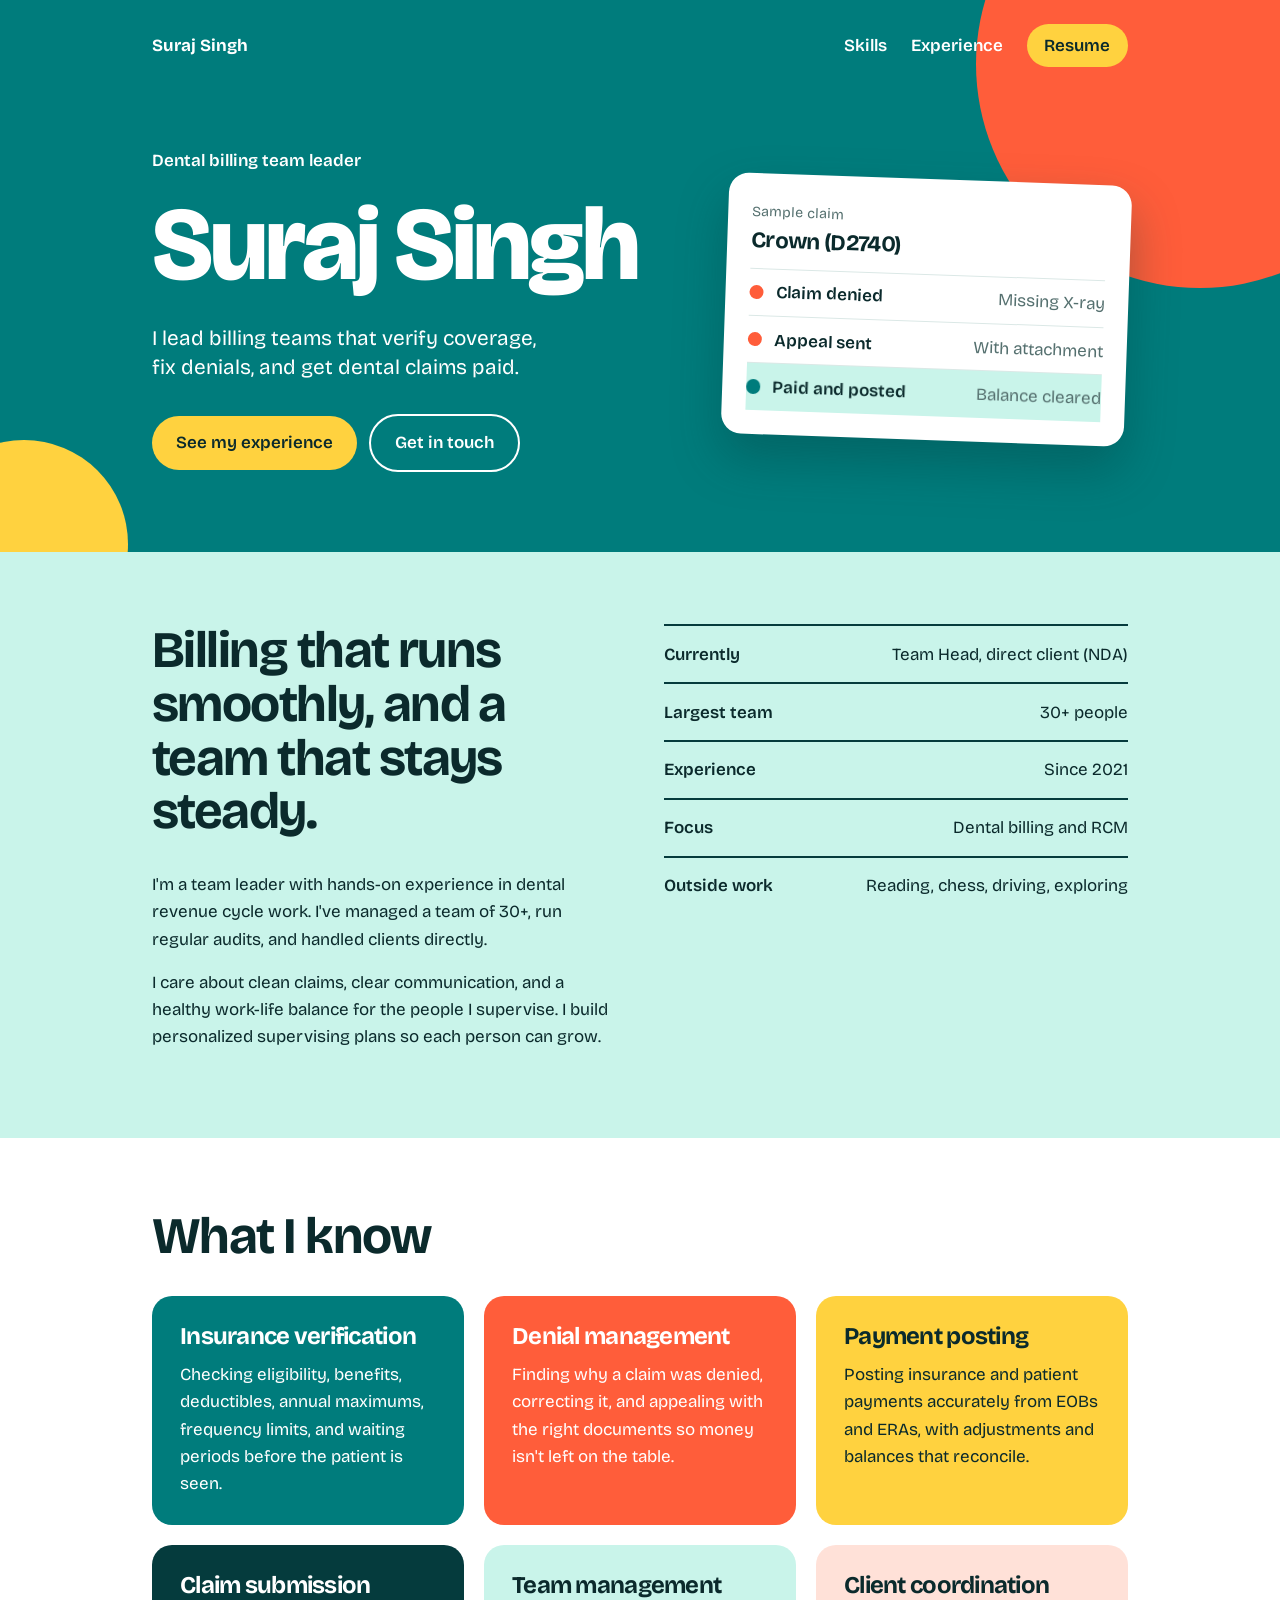
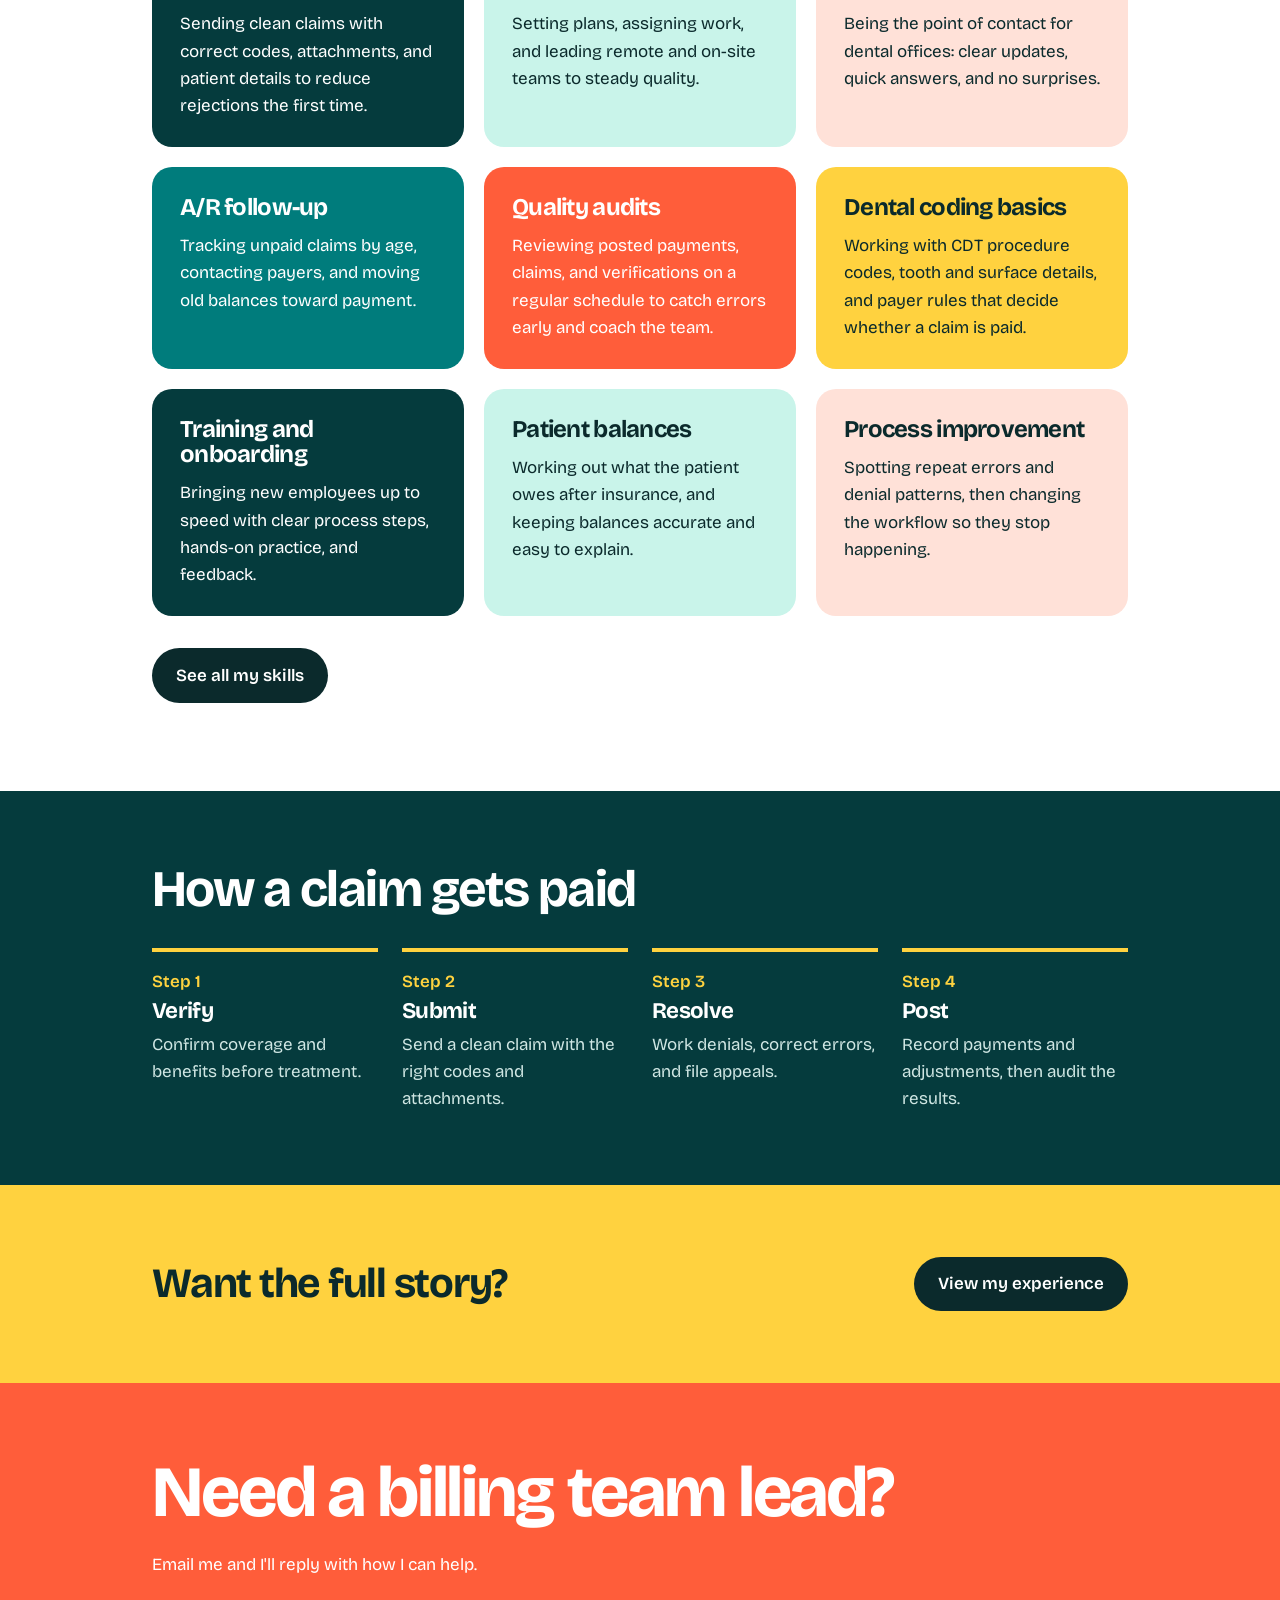
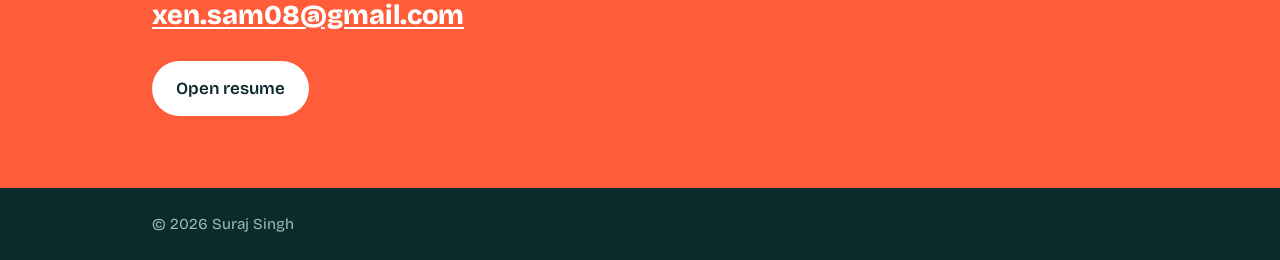
<file: index.html>
<!DOCTYPE html>
<html lang="en">
<head>
<meta charset="utf-8">
<meta name="viewport" content="width=device-width, initial-scale=1">
<link rel="preconnect" href="https://fonts.googleapis.com">
<link rel="preconnect" href="https://fonts.gstatic.com" crossorigin>
<link href="https://fonts.googleapis.com/css2?family=Bricolage+Grotesque:opsz,wght@12..96,400;12..96,600;12..96,800&display=swap" rel="stylesheet">
<link rel="stylesheet" href="style.css">
<title>Suraj Singh | Dental Billing Team Leader</title>
<meta name="description" content="Suraj Singh is a dental billing team leader with experience in insurance verification, denial management, payment posting, and client coordination.">
</head>
<body>

<header class="hero" id="top">
  <div class="wrap">
    <nav aria-label="Main">
      <a href="index.html"><strong>Suraj Singh</strong></a>
      <div class="links">
        <a href="skills.html">Skills</a>
        <a href="experience.html">Experience</a>
        <a class="resume-link" href="resume.pdf" target="_blank" rel="noopener">Resume</a>
      </div>
    </nav>
    <div class="hero-grid">
      <div>
        <p class="role">Dental billing team leader</p>
        <h1>Suraj Singh</h1>
        <p class="pitch">I lead billing teams that verify coverage, fix denials, and get dental claims paid.</p>
        <a class="btn" href="experience.html">See my experience</a>
        <a class="btn alt" href="#contact">Get in touch</a>
      </div>
      <aside class="claim" aria-label="Sample claim timeline">
        <small>Sample claim</small>
        <h2>Crown (D2740)</h2>
        <div class="status"><i class="dot"></i>Claim denied <span class="amt">Missing X-ray</span></div>
        <div class="status"><i class="dot"></i>Appeal sent <span class="amt">With attachment</span></div>
        <div class="status ok final"><i class="dot"></i>Paid and posted <span class="amt">Balance cleared</span></div>
      </aside>
    </div>
  </div>
</header>

<section class="about" id="about">
  <div class="wrap grid">
    <div>
      <h2 class="title">Billing that runs smoothly, and a team that stays steady.</h2>
      <p>I'm a team leader with hands-on experience in dental revenue cycle work. I've managed a team of 30+, run regular audits, and handled clients directly.</p>
      <p>I care about clean claims, clear communication, and a healthy work-life balance for the people I supervise. I build personalized supervising plans so each person can grow.</p>
    </div>
    <ul class="facts">
      <li>Currently <span>Team Head, direct client (NDA)</span></li>
      <li>Largest team <span>30+ people</span></li>
      <li>Experience <span>Since 2021</span></li>
      <li>Focus <span>Dental billing and RCM</span></li>
      <li>Outside work <span>Reading, chess, driving, exploring</span></li>
    </ul>
  </div>
</section>

<section id="skills">
  <div class="wrap">
    <h2 class="title">What I know</h2>
    <div class="skills-grid">
      <article class="skill"><h3>Insurance verification</h3><p>Checking eligibility, benefits, deductibles, annual maximums, frequency limits, and waiting periods before the patient is seen.</p></article>
      <article class="skill"><h3>Denial management</h3><p>Finding why a claim was denied, correcting it, and appealing with the right documents so money isn't left on the table.</p></article>
      <article class="skill"><h3>Payment posting</h3><p>Posting insurance and patient payments accurately from EOBs and ERAs, with adjustments and balances that reconcile.</p></article>
      <article class="skill"><h3>Claim submission</h3><p>Sending clean claims with correct codes, attachments, and patient details to reduce rejections the first time.</p></article>
      <article class="skill"><h3>Team management</h3><p>Setting plans, assigning work, and leading remote and on-site teams to steady quality.</p></article>
      <article class="skill"><h3>Client coordination</h3><p>Being the point of contact for dental offices: clear updates, quick answers, and no surprises.</p></article>
      <article class="skill"><h3>A/R follow-up</h3><p>Tracking unpaid claims by age, contacting payers, and moving old balances toward payment.</p></article>
      <article class="skill"><h3>Quality audits</h3><p>Reviewing posted payments, claims, and verifications on a regular schedule to catch errors early and coach the team.</p></article>
      <article class="skill"><h3>Dental coding basics</h3><p>Working with CDT procedure codes, tooth and surface details, and payer rules that decide whether a claim is paid.</p></article>
      <article class="skill"><h3>Training and onboarding</h3><p>Bringing new employees up to speed with clear process steps, hands-on practice, and feedback.</p></article>
      <article class="skill"><h3>Patient balances</h3><p>Working out what the patient owes after insurance, and keeping balances accurate and easy to explain.</p></article>
      <article class="skill"><h3>Process improvement</h3><p>Spotting repeat errors and denial patterns, then changing the workflow so they stop happening.</p></article>
    </div>
    <p style="margin-top:2rem"><a class="btn" style="background:var(--ink);color:#fff" href="skills.html">See all my skills</a></p>
  </div>
</section>

<section class="journey">
  <div class="wrap">
    <h2 class="title">How a claim gets paid</h2>
    <ol class="steps">
      <li><h3>Verify</h3><p>Confirm coverage and benefits before treatment.</p></li>
      <li><h3>Submit</h3><p>Send a clean claim with the right codes and attachments.</p></li>
      <li><h3>Resolve</h3><p>Work denials, correct errors, and file appeals.</p></li>
      <li><h3>Post</h3><p>Record payments and adjustments, then audit the results.</p></li>
    </ol>
  </div>
</section>

<section class="cta-band">
  <div class="wrap">
    <h2>Want the full story?</h2>
    <a class="btn" href="experience.html">View my experience</a>
  </div>
</section>

<section class="contact" id="contact">
  <div class="wrap">
    <h2>Need a billing team lead?</h2>
    <p>Email me and I'll reply with how I can help.</p>
    <a class="mail" href="mailto:xen.sam08@gmail.com">xen.sam08@gmail.com</a><br>
    <a class="btn" href="resume.pdf" target="_blank" rel="noopener">Open resume</a>
  </div>
</section>

<footer><div class="wrap">&copy; <span id="y">2026</span> Suraj Singh</div></footer>
<script>document.getElementById("y").textContent = new Date().getFullYear();</script>
</body>
</html>
</file>
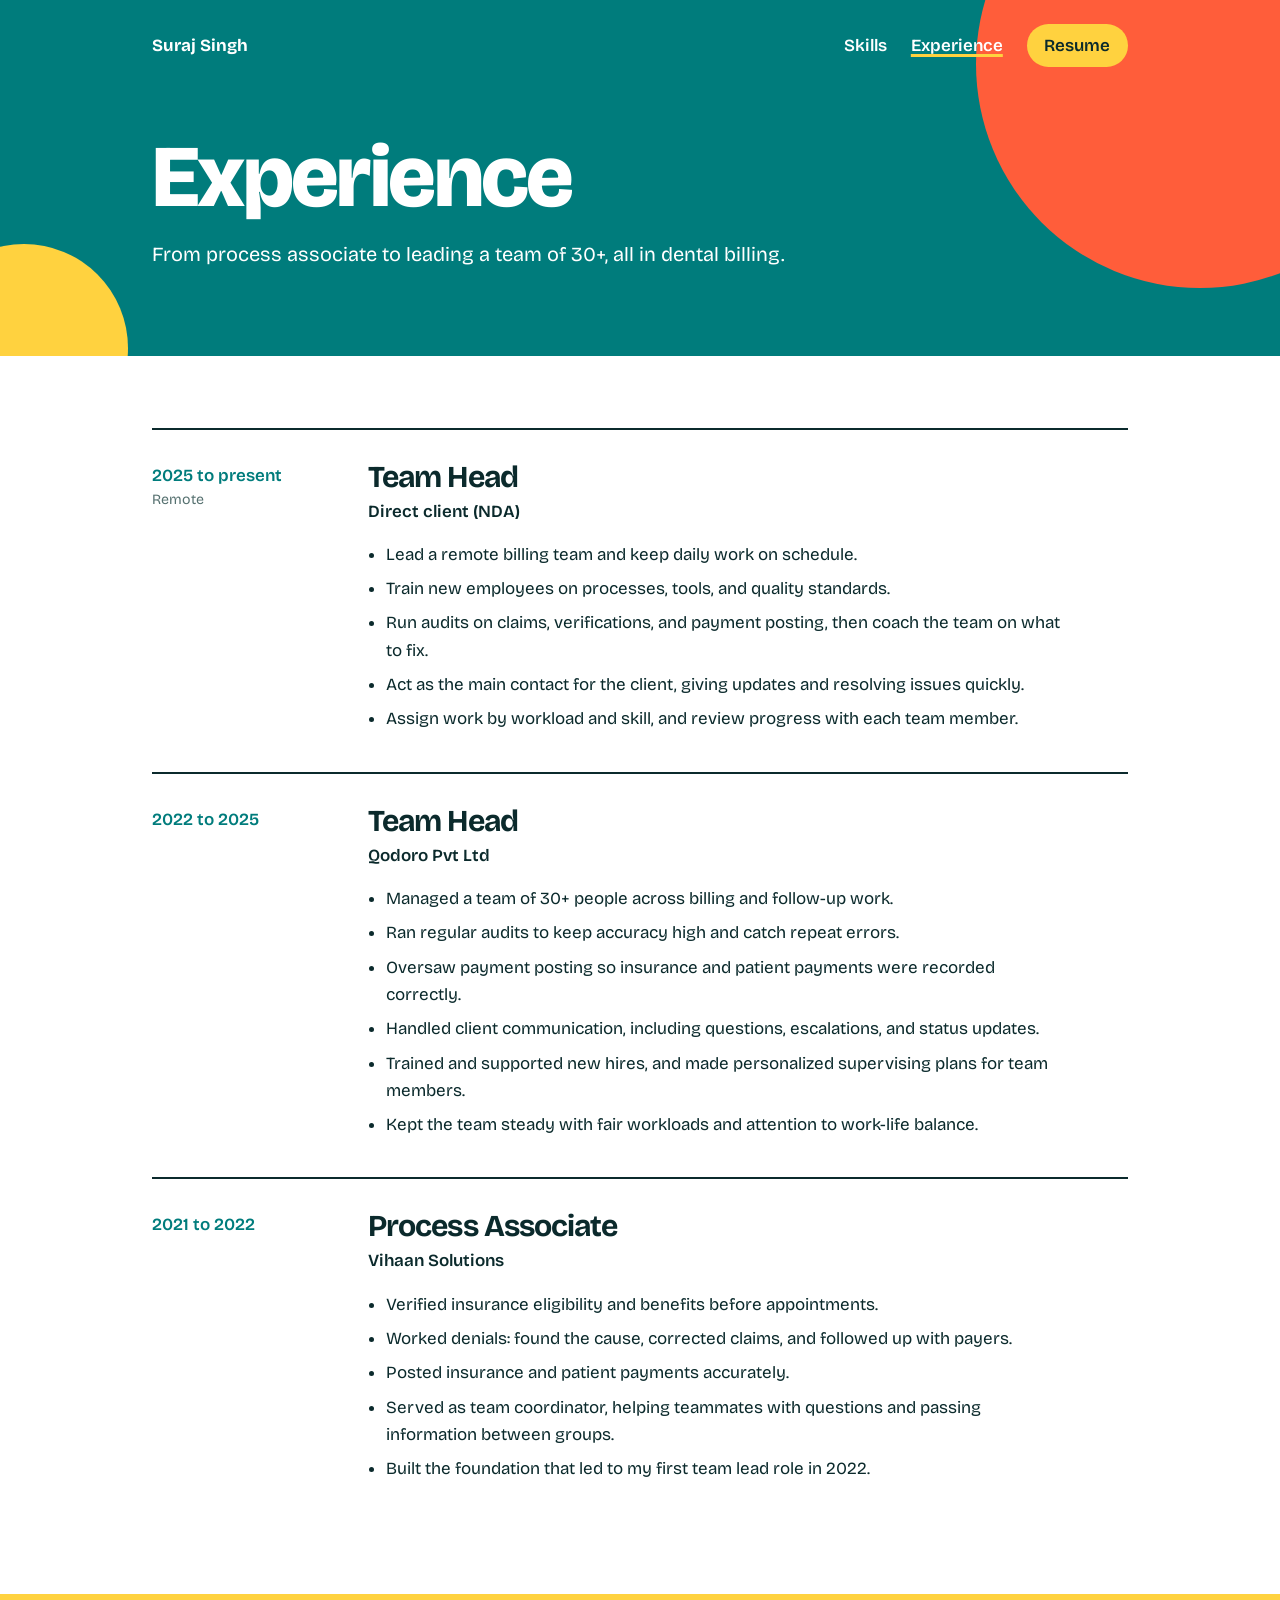
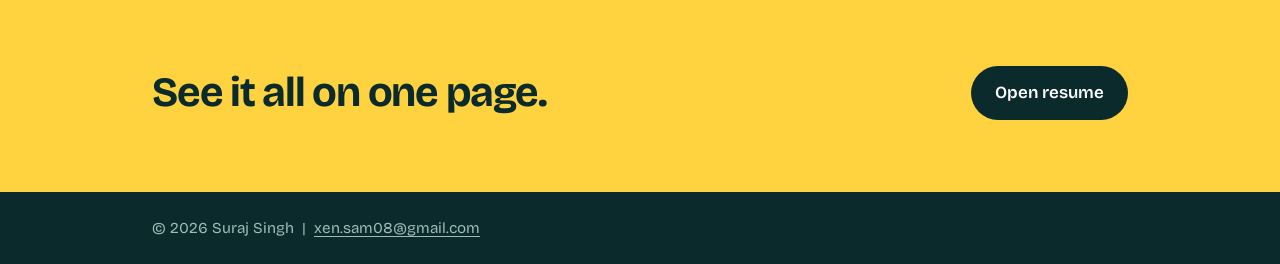
<file: experience.html>
<!DOCTYPE html>
<html lang="en">
<head>
<meta charset="utf-8">
<meta name="viewport" content="width=device-width, initial-scale=1">
<link rel="preconnect" href="https://fonts.googleapis.com">
<link rel="preconnect" href="https://fonts.gstatic.com" crossorigin>
<link href="https://fonts.googleapis.com/css2?family=Bricolage+Grotesque:opsz,wght@12..96,400;12..96,600;12..96,800&display=swap" rel="stylesheet">
<link rel="stylesheet" href="style.css">
<title>Experience | Suraj Singh</title>
<meta name="description" content="Work experience of Suraj Singh in dental billing: team head roles and process associate work since 2021.">
</head>
<body>

<header class="hero">
  <div class="wrap">
    <nav aria-label="Main">
      <a href="index.html"><strong>Suraj Singh</strong></a>
      <div class="links">
        <a href="skills.html">Skills</a>
        <a href="experience.html" aria-current="page">Experience</a>
        <a class="resume-link" href="resume.pdf" target="_blank" rel="noopener">Resume</a>
      </div>
    </nav>
    <div class="page-head">
      <h1>Experience</h1>
      <p>From process associate to leading a team of 30+, all in dental billing.</p>
    </div>
  </div>
</header>

<main>
<section>
  <div class="wrap">

    <article class="job">
      <div class="when">2025 to present<small>Remote</small></div>
      <div>
        <h2>Team Head</h2>
        <p class="co">Direct client (NDA)</p>
        <ul>
          <li>Lead a remote billing team and keep daily work on schedule.</li>
          <li>Train new employees on processes, tools, and quality standards.</li>
          <li>Run audits on claims, verifications, and payment posting, then coach the team on what to fix.</li>
          <li>Act as the main contact for the client, giving updates and resolving issues quickly.</li>
          <li>Assign work by workload and skill, and review progress with each team member.</li>
        </ul>
      </div>
    </article>

    <article class="job">
      <div class="when">2022 to 2025</div>
      <div>
        <h2>Team Head</h2>
        <p class="co">Qodoro Pvt Ltd</p>
        <ul>
          <li>Managed a team of 30+ people across billing and follow-up work.</li>
          <li>Ran regular audits to keep accuracy high and catch repeat errors.</li>
          <li>Oversaw payment posting so insurance and patient payments were recorded correctly.</li>
          <li>Handled client communication, including questions, escalations, and status updates.</li>
          <li>Trained and supported new hires, and made personalized supervising plans for team members.</li>
          <li>Kept the team steady with fair workloads and attention to work-life balance.</li>
        </ul>
      </div>
    </article>

    <article class="job">
      <div class="when">2021 to 2022</div>
      <div>
        <h2>Process Associate</h2>
        <p class="co">Vihaan Solutions</p>
        <ul>
          <li>Verified insurance eligibility and benefits before appointments.</li>
          <li>Worked denials: found the cause, corrected claims, and followed up with payers.</li>
          <li>Posted insurance and patient payments accurately.</li>
          <li>Served as team coordinator, helping teammates with questions and passing information between groups.</li>
          <li>Built the foundation that led to my first team lead role in 2022.</li>
        </ul>
      </div>
    </article>

  </div>
</section>
</main>

<section class="cta-band">
  <div class="wrap">
    <h2>See it all on one page.</h2>
    <a class="btn" href="resume.pdf" target="_blank" rel="noopener">Open resume</a>
  </div>
</section>

<footer><div class="wrap">&copy; <span id="y">2026</span> Suraj Singh &nbsp;|&nbsp; <a href="mailto:xen.sam08@gmail.com">xen.sam08@gmail.com</a></div></footer>
<script>document.getElementById("y").textContent = new Date().getFullYear();</script>
</body>
</html>
</file>
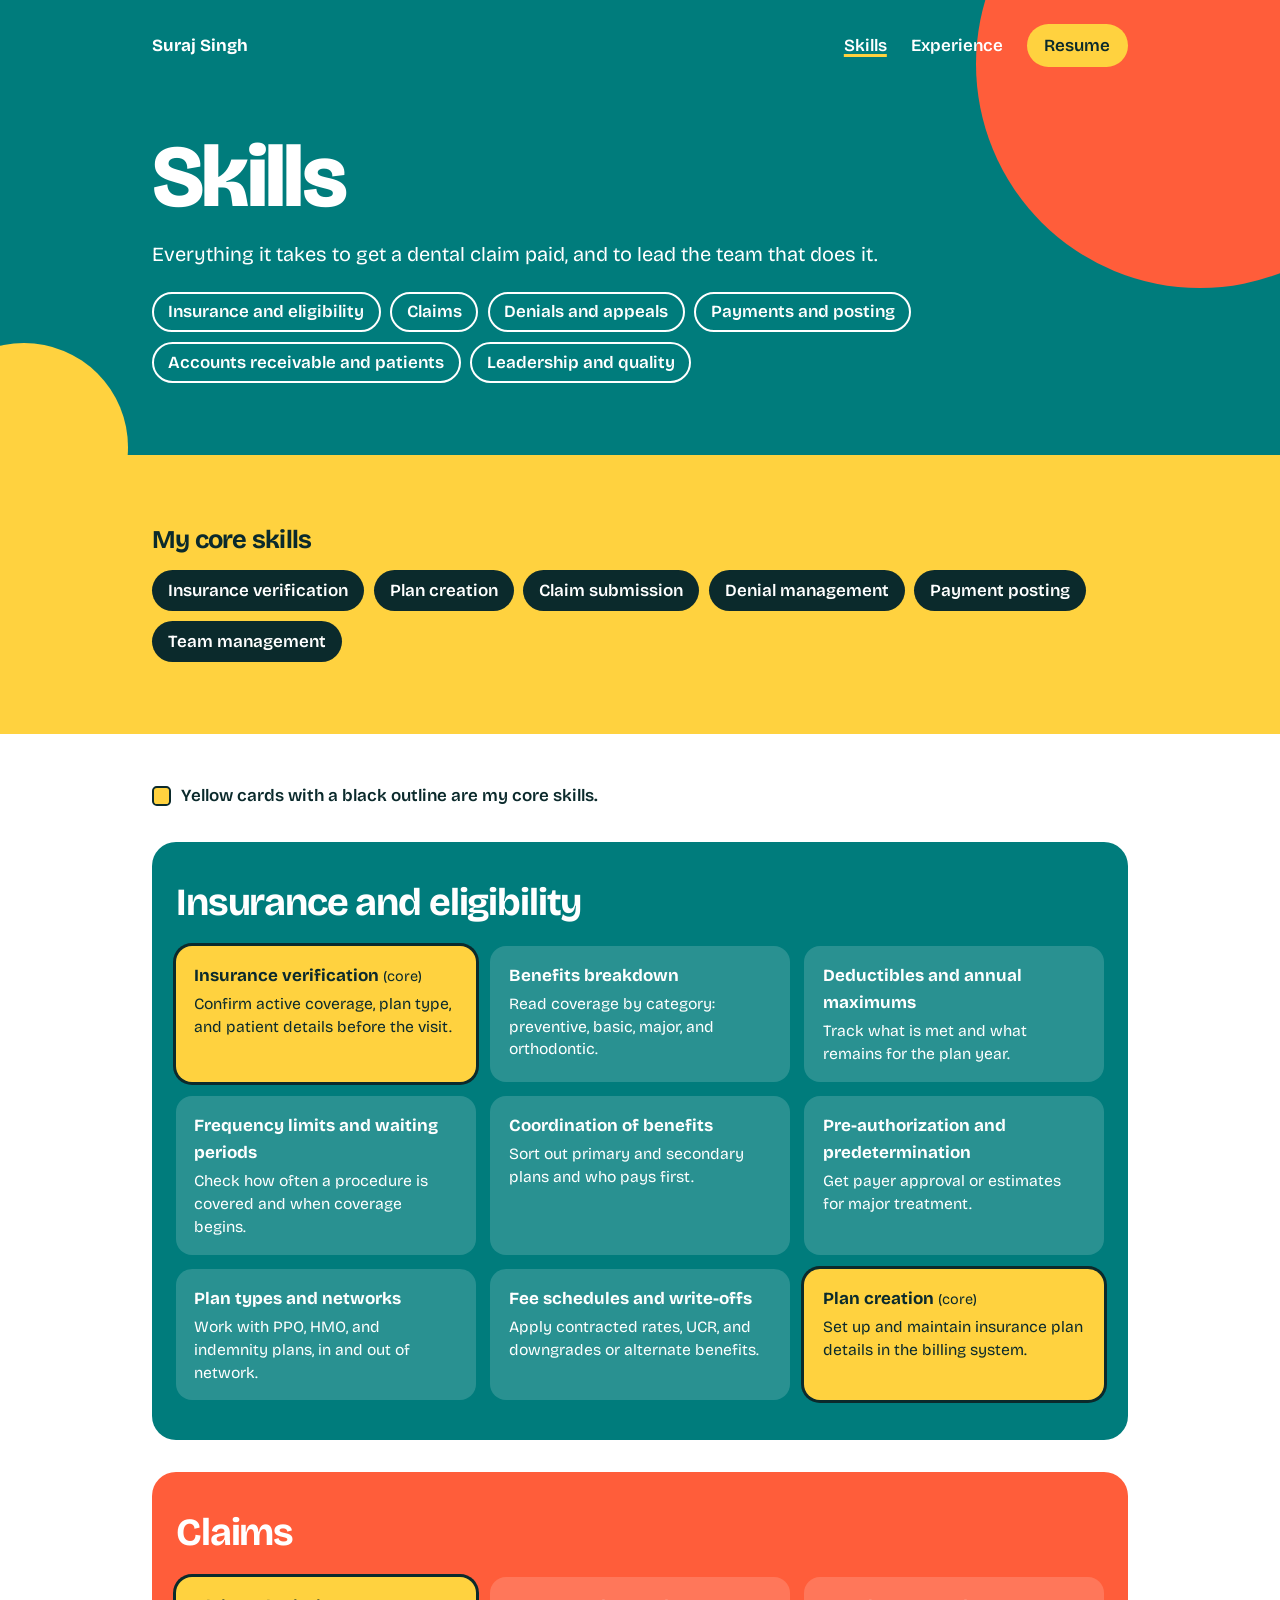
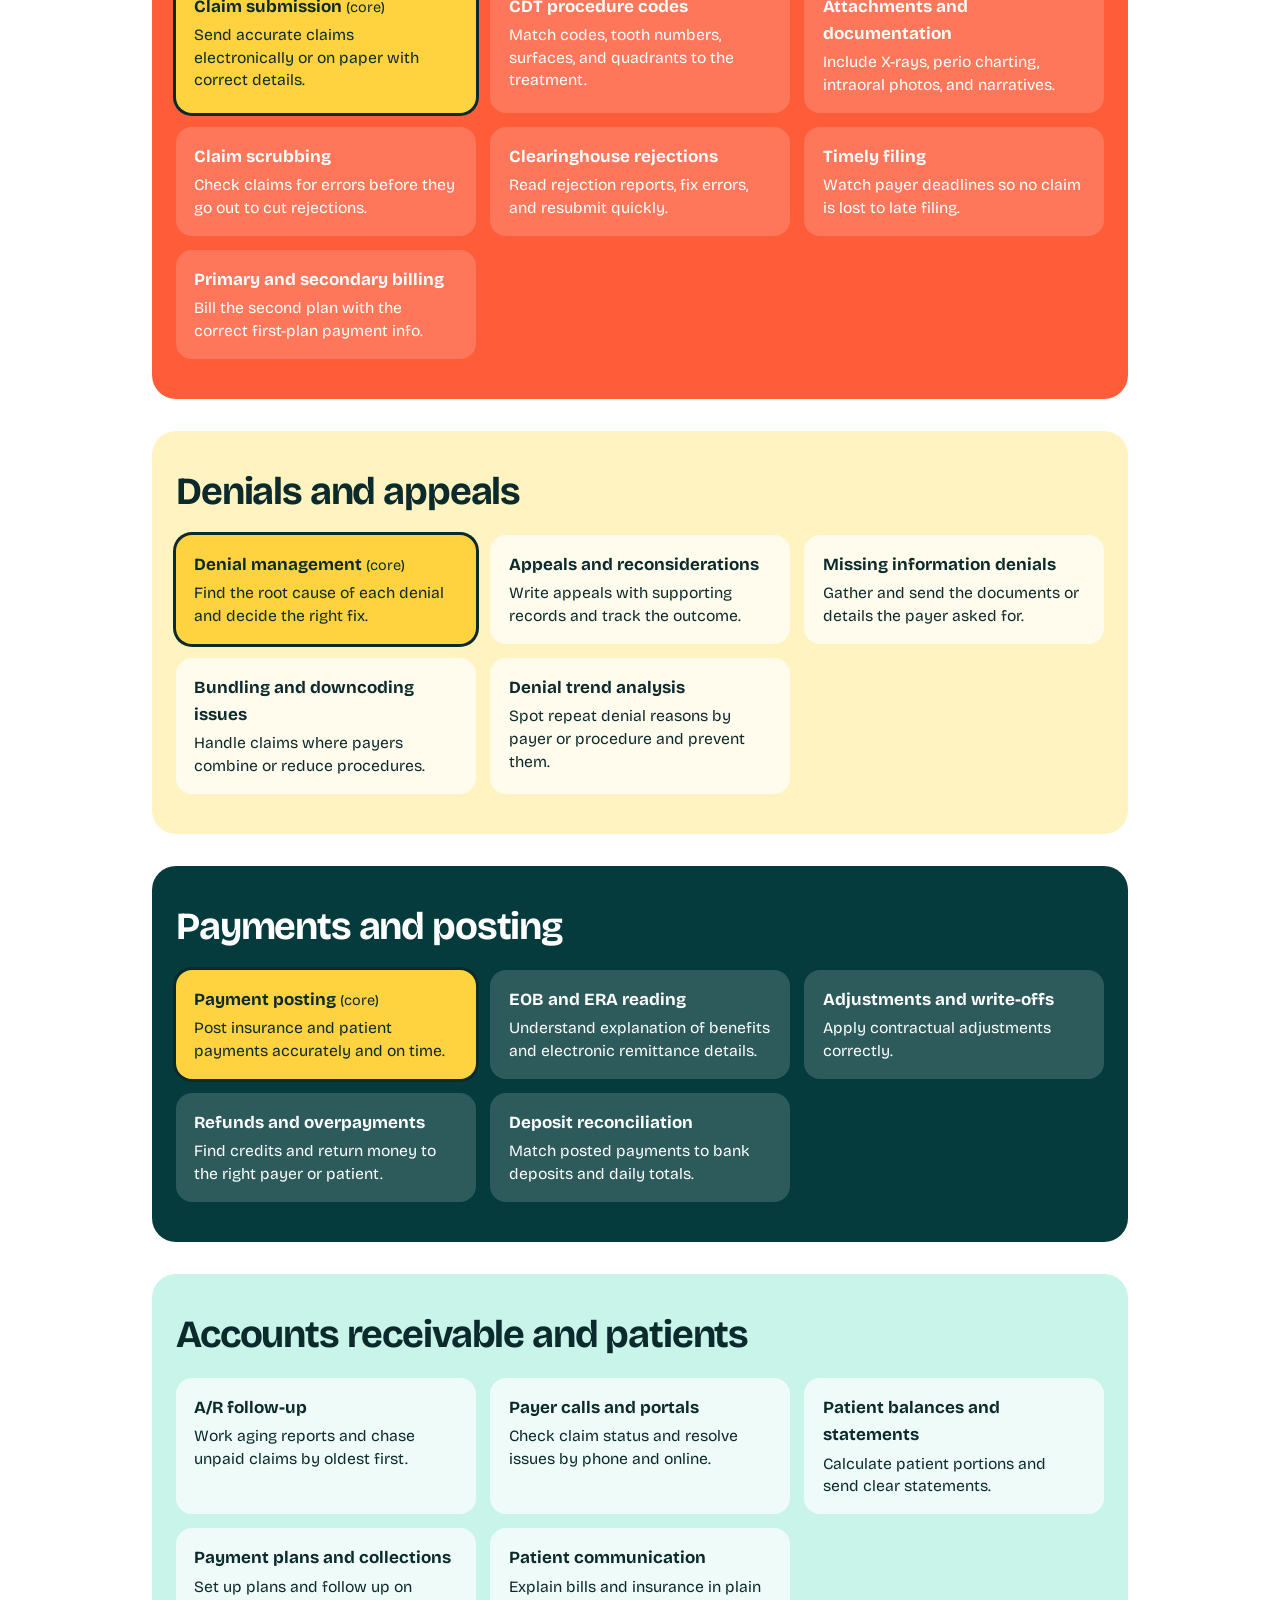
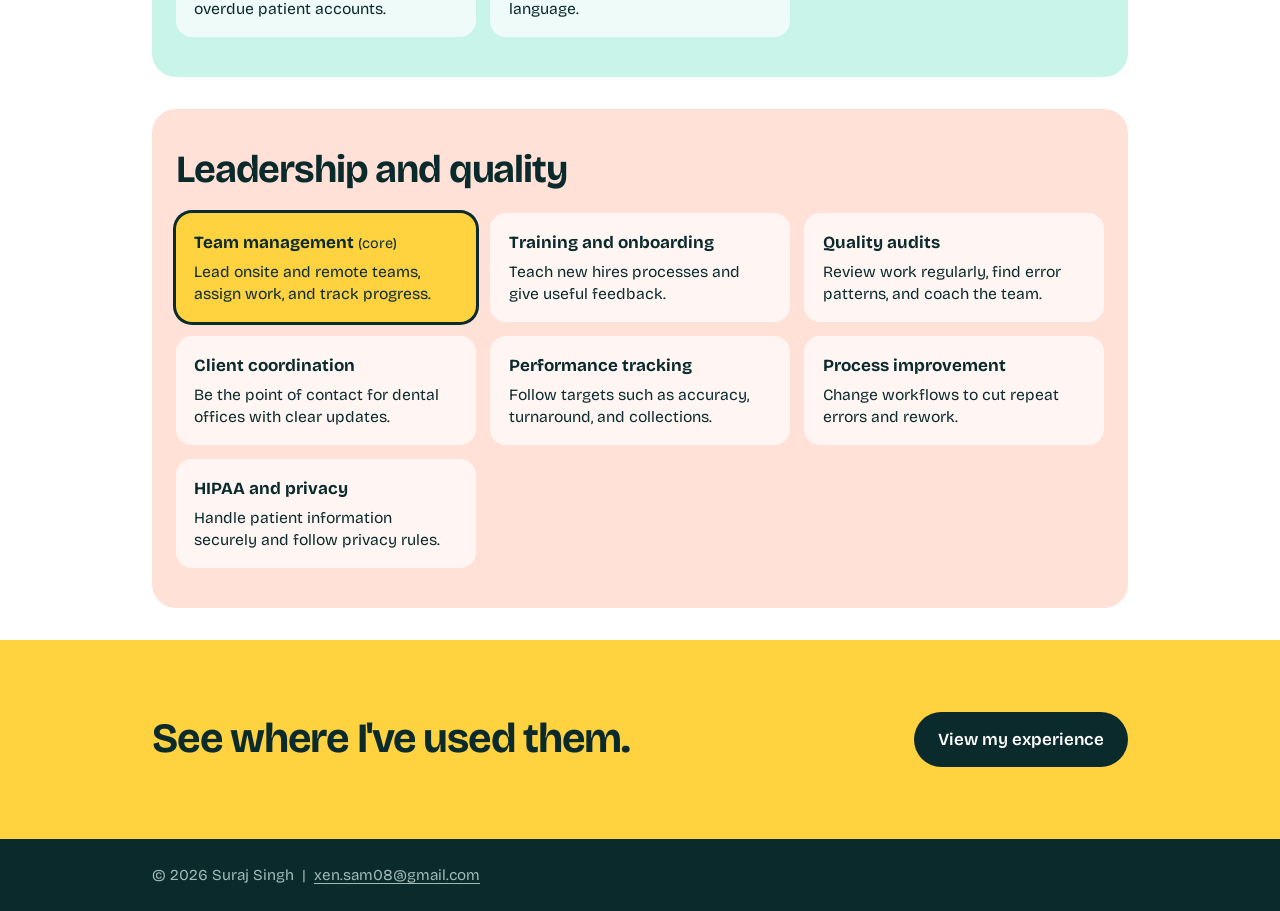
<file: skills.html>
<!DOCTYPE html>
<html lang="en">
<head>
<meta charset="utf-8">
<meta name="viewport" content="width=device-width, initial-scale=1">
<link rel="preconnect" href="https://fonts.googleapis.com">
<link rel="preconnect" href="https://fonts.gstatic.com" crossorigin>
<link href="https://fonts.googleapis.com/css2?family=Bricolage+Grotesque:opsz,wght@12..96,400;12..96,600;12..96,800&display=swap" rel="stylesheet">
<link rel="stylesheet" href="style.css">
<title>Skills | Suraj Singh</title>
<meta name="description" content="Dental billing skills of Suraj Singh: insurance verification, claims, denials, payment posting, A/R, and team leadership.">
<style>
  .core-band{background:var(--sun)}
  .core-band h2{font-size:1.6rem;margin-bottom:1rem}
  .core-list{display:flex;flex-wrap:wrap;gap:.6rem;list-style:none;padding:0;margin:0}
  .core-list li{background:var(--ink);color:#fff;padding:.45rem 1rem;border-radius:999px;font-weight:600}
  .jump{display:flex;flex-wrap:wrap;gap:.6rem;margin:1.5rem 0 0}
  .jump a{border:2px solid #fff;padding:.3rem .9rem;border-radius:999px;text-decoration:none;font-weight:600}
  .jump a:hover,.jump a:focus-visible{background:#fff;color:var(--teal)}
  .legend{display:flex;align-items:center;gap:.6rem;margin:0 0 2rem;font-weight:600}
  .legend i{width:1.2rem;height:1.2rem;border-radius:.3rem;background:var(--sun);border:2px solid var(--ink)}
  .group{padding:2.5rem 1.5rem 2.5rem;margin-bottom:2rem;border-radius:1.5rem}
  .group h2{font-size:clamp(1.7rem,4vw,2.4rem);margin-bottom:1.5rem}
  .g-teal{background:var(--teal);color:#fff}
  .g-coral{background:var(--coral);color:#fff}
  .g-sun{background:#fff3c2}
  .g-deep{background:var(--deep);color:#fff}
  .g-mint{background:var(--mint)}
  .g-blush{background:#ffe1d8}
  .sk-list{list-style:none;padding:0;margin:0;display:grid;gap:.9rem;grid-template-columns:repeat(auto-fit,minmax(16rem,1fr))}
  .sk{background:rgba(255,255,255,.16);border-radius:1rem;padding:1rem 1.15rem;display:flex;flex-direction:column;gap:.25rem}
  .g-sun .sk,.g-mint .sk,.g-blush .sk{background:rgba(255,255,255,.7)}
  .sk span{font-size:.98rem;line-height:1.45}
  .sk.core{background:var(--sun)!important;color:var(--ink);box-shadow:0 0 0 3px var(--ink)}
  .sk.core strong::after{content:" (core)";font-weight:400;font-size:.9rem}
</style>
</head>
<body>

<header class="hero">
  <div class="wrap">
    <nav aria-label="Main">
      <a href="index.html"><strong>Suraj Singh</strong></a>
      <div class="links">
        <a href="skills.html" aria-current="page">Skills</a>
        <a href="experience.html">Experience</a>
        <a class="resume-link" href="resume.pdf" target="_blank" rel="noopener">Resume</a>
      </div>
    </nav>
    <div class="page-head">
      <h1>Skills</h1>
      <p>Everything it takes to get a dental claim paid, and to lead the team that does it.</p>
      <div class="jump" aria-label="Jump to a section"><a href="#g0">Insurance and eligibility</a> <a href="#g1">Claims</a> <a href="#g2">Denials and appeals</a> <a href="#g3">Payments and posting</a> <a href="#g4">Accounts receivable and patients</a> <a href="#g5">Leadership and quality</a></div>
    </div>
  </div>
</header>

<section class="core-band">
  <div class="wrap">
    <h2>My core skills</h2>
    <ul class="core-list"><li>Insurance verification</li><li>Plan creation</li><li>Claim submission</li><li>Denial management</li><li>Payment posting</li><li>Team management</li></ul>
  </div>
</section>

<main>
  <div class="wrap" style="padding-top:3rem">
    <p class="legend"><i></i> Yellow cards with a black outline are my core skills.</p>
    <section class="group g-teal" id="g0">
      <h2>Insurance and eligibility</h2>
      <ul class="sk-list">
      <li class="sk core"><strong>Insurance verification</strong><span>Confirm active coverage, plan type, and patient details before the visit.</span></li>
      <li class="sk"><strong>Benefits breakdown</strong><span>Read coverage by category: preventive, basic, major, and orthodontic.</span></li>
      <li class="sk"><strong>Deductibles and annual maximums</strong><span>Track what is met and what remains for the plan year.</span></li>
      <li class="sk"><strong>Frequency limits and waiting periods</strong><span>Check how often a procedure is covered and when coverage begins.</span></li>
      <li class="sk"><strong>Coordination of benefits</strong><span>Sort out primary and secondary plans and who pays first.</span></li>
      <li class="sk"><strong>Pre-authorization and predetermination</strong><span>Get payer approval or estimates for major treatment.</span></li>
      <li class="sk"><strong>Plan types and networks</strong><span>Work with PPO, HMO, and indemnity plans, in and out of network.</span></li>
      <li class="sk"><strong>Fee schedules and write-offs</strong><span>Apply contracted rates, UCR, and downgrades or alternate benefits.</span></li>
      <li class="sk core"><strong>Plan creation</strong><span>Set up and maintain insurance plan details in the billing system.</span></li>
      </ul>
    </section>
    <section class="group g-coral" id="g1">
      <h2>Claims</h2>
      <ul class="sk-list">
      <li class="sk core"><strong>Claim submission</strong><span>Send accurate claims electronically or on paper with correct details.</span></li>
      <li class="sk"><strong>CDT procedure codes</strong><span>Match codes, tooth numbers, surfaces, and quadrants to the treatment.</span></li>
      <li class="sk"><strong>Attachments and documentation</strong><span>Include X-rays, perio charting, intraoral photos, and narratives.</span></li>
      <li class="sk"><strong>Claim scrubbing</strong><span>Check claims for errors before they go out to cut rejections.</span></li>
      <li class="sk"><strong>Clearinghouse rejections</strong><span>Read rejection reports, fix errors, and resubmit quickly.</span></li>
      <li class="sk"><strong>Timely filing</strong><span>Watch payer deadlines so no claim is lost to late filing.</span></li>
      <li class="sk"><strong>Primary and secondary billing</strong><span>Bill the second plan with the correct first-plan payment info.</span></li>
      </ul>
    </section>
    <section class="group g-sun" id="g2">
      <h2>Denials and appeals</h2>
      <ul class="sk-list">
      <li class="sk core"><strong>Denial management</strong><span>Find the root cause of each denial and decide the right fix.</span></li>
      <li class="sk"><strong>Appeals and reconsiderations</strong><span>Write appeals with supporting records and track the outcome.</span></li>
      <li class="sk"><strong>Missing information denials</strong><span>Gather and send the documents or details the payer asked for.</span></li>
      <li class="sk"><strong>Bundling and downcoding issues</strong><span>Handle claims where payers combine or reduce procedures.</span></li>
      <li class="sk"><strong>Denial trend analysis</strong><span>Spot repeat denial reasons by payer or procedure and prevent them.</span></li>
      </ul>
    </section>
    <section class="group g-deep" id="g3">
      <h2>Payments and posting</h2>
      <ul class="sk-list">
      <li class="sk core"><strong>Payment posting</strong><span>Post insurance and patient payments accurately and on time.</span></li>
      <li class="sk"><strong>EOB and ERA reading</strong><span>Understand explanation of benefits and electronic remittance details.</span></li>
      <li class="sk"><strong>Adjustments and write-offs</strong><span>Apply contractual adjustments correctly.</span></li>
      <li class="sk"><strong>Refunds and overpayments</strong><span>Find credits and return money to the right payer or patient.</span></li>
      <li class="sk"><strong>Deposit reconciliation</strong><span>Match posted payments to bank deposits and daily totals.</span></li>
      </ul>
    </section>
    <section class="group g-mint" id="g4">
      <h2>Accounts receivable and patients</h2>
      <ul class="sk-list">
      <li class="sk"><strong>A/R follow-up</strong><span>Work aging reports and chase unpaid claims by oldest first.</span></li>
      <li class="sk"><strong>Payer calls and portals</strong><span>Check claim status and resolve issues by phone and online.</span></li>
      <li class="sk"><strong>Patient balances and statements</strong><span>Calculate patient portions and send clear statements.</span></li>
      <li class="sk"><strong>Payment plans and collections</strong><span>Set up plans and follow up on overdue patient accounts.</span></li>
      <li class="sk"><strong>Patient communication</strong><span>Explain bills and insurance in plain language.</span></li>
      </ul>
    </section>
    <section class="group g-blush" id="g5">
      <h2>Leadership and quality</h2>
      <ul class="sk-list">
      <li class="sk core"><strong>Team management</strong><span>Lead onsite and remote teams, assign work, and track progress.</span></li>
      <li class="sk"><strong>Training and onboarding</strong><span>Teach new hires processes and give useful feedback.</span></li>
      <li class="sk"><strong>Quality audits</strong><span>Review work regularly, find error patterns, and coach the team.</span></li>
      <li class="sk"><strong>Client coordination</strong><span>Be the point of contact for dental offices with clear updates.</span></li>
      <li class="sk"><strong>Performance tracking</strong><span>Follow targets such as accuracy, turnaround, and collections.</span></li>
      <li class="sk"><strong>Process improvement</strong><span>Change workflows to cut repeat errors and rework.</span></li>
      <li class="sk"><strong>HIPAA and privacy</strong><span>Handle patient information securely and follow privacy rules.</span></li>
      </ul>
    </section>
  </div>
</main>

<section class="cta-band">
  <div class="wrap">
    <h2>See where I've used them.</h2>
    <a class="btn" href="experience.html">View my experience</a>
  </div>
</section>

<footer><div class="wrap">&copy; <span id="y">2026</span> Suraj Singh &nbsp;|&nbsp; <a href="mailto:xen.sam08@gmail.com">xen.sam08@gmail.com</a></div></footer>
<script>document.getElementById("y").textContent = new Date().getFullYear();</script>
</body>
</html>
</file>
<file: style.css>
:root{--teal:#007c7c;--deep:#053b3d;--mint:#c9f4ea;--coral:#ff5d3a;--sun:#ffd23f;--ink:#0b2a2c;--paper:#fff}
*{box-sizing:border-box}
html{scroll-behavior:smooth}
body{margin:0;background:var(--paper);color:var(--ink);font-family:"Bricolage Grotesque",system-ui,-apple-system,"Segoe UI",sans-serif;font-size:1.0625rem;line-height:1.6}
a{color:inherit;text-underline-offset:3px}
a:focus-visible,.btn:focus-visible{outline:3px solid var(--sun);outline-offset:3px}
.wrap{max-width:64rem;margin:0 auto;padding:0 1.5rem}
h1,h2,h3{letter-spacing:-.03em;line-height:1.05;margin:0}
p{margin:0 0 1rem;max-width:60ch}

.hero{background:var(--teal);color:#fff;position:relative;overflow:hidden}
.hero::before,.hero::after{content:"";position:absolute;border-radius:50%}
.hero::before{width:28rem;height:28rem;background:var(--coral);right:-9rem;top:-10rem}
.hero::after{width:13rem;height:13rem;background:var(--sun);left:-5rem;bottom:-6rem}
.hero .wrap{position:relative;z-index:1}
nav{display:flex;justify-content:space-between;align-items:center;flex-wrap:wrap;gap:1rem;padding:1.5rem 0;font-weight:600}
nav .links{display:flex;align-items:center;gap:1.5rem;margin-left:auto}
nav a{text-decoration:none}
nav a:hover{text-decoration:underline}
nav a[aria-current="page"]{text-decoration:underline;text-decoration-thickness:3px;text-decoration-color:var(--sun)}
nav a.resume-link{background:var(--sun);color:var(--ink);padding:.5rem 1.1rem;border-radius:999px}
nav a.resume-link:hover{text-decoration:none;transform:translateY(-2px)}

.hero-grid{display:grid;gap:3rem;padding:3.5rem 0 5rem;grid-template-columns:1.3fr 1fr;align-items:center}
.page-head{padding:2.5rem 0 4.5rem}
.page-head h1{font-size:clamp(2.6rem,8vw,5.5rem);font-weight:800;margin-bottom:1rem}
.page-head p{font-size:1.25rem;line-height:1.4}
.role{font-weight:600;margin-bottom:1rem}
h1{font-size:clamp(3.2rem,9vw,6.5rem);font-weight:800;margin-bottom:1.5rem}
.pitch{font-size:1.3rem;line-height:1.4;max-width:30ch;margin-bottom:2rem}
.btn{display:inline-block;padding:.85rem 1.5rem;border-radius:999px;font-weight:600;text-decoration:none;background:var(--sun);color:var(--ink)}
.btn:hover{transform:translateY(-2px)}
.btn.alt{background:transparent;color:#fff;border:2px solid #fff;margin-left:.5rem}

.claim{background:#fff;color:var(--ink);border-radius:1.25rem;padding:1.5rem;box-shadow:0 1.5rem 3rem rgba(5,59,61,.35);transform:rotate(2deg)}
.claim small{color:#55706f}
.claim h2{font-size:1.4rem;margin:.25rem 0 1rem}
.status{display:flex;align-items:center;gap:.75rem;padding:.6rem 0;border-top:1px solid #dbe8e6;font-weight:600}
.dot{width:.9rem;height:.9rem;border-radius:50%;background:var(--coral);flex:none}
.status.ok .dot{background:var(--teal)}
.status span.amt{margin-left:auto;font-weight:400;color:#55706f}
.status.final{animation:land .6s 1.2s both}
@keyframes land{from{opacity:.2;background:var(--mint)}to{opacity:1;background:var(--mint)}}

section{padding:4.5rem 0}
h2.title{font-size:clamp(2rem,5vw,3.2rem);margin-bottom:2rem}

.about{background:var(--mint)}
.about .grid{display:grid;gap:3rem;grid-template-columns:1fr 1fr}
.facts{list-style:none;padding:0;margin:0}
.facts li{padding:.9rem 0;border-top:2px solid var(--deep);display:flex;justify-content:space-between;gap:1rem;font-weight:600}
.facts li span{font-weight:400;text-align:right}

.skills-grid{display:grid;gap:1.25rem;grid-template-columns:repeat(auto-fit,minmax(17rem,1fr))}
.skill{padding:1.75rem;border-radius:1.25rem}
.skill h3{font-size:1.5rem;margin-bottom:.75rem}
.skill p{margin:0}
.skill:nth-child(6n+1){background:var(--teal);color:#fff}
.skill:nth-child(6n+2){background:var(--coral);color:#fff}
.skill:nth-child(6n+3){background:var(--sun)}
.skill:nth-child(6n+4){background:var(--deep);color:#fff}
.skill:nth-child(6n+5){background:var(--mint)}
.skill:nth-child(6n+6){background:#ffe1d8}

.journey{background:var(--deep);color:#fff}
.steps{display:grid;gap:1.5rem;grid-template-columns:repeat(auto-fit,minmax(13rem,1fr));list-style:none;padding:0;margin:0;counter-reset:s}
.steps li{counter-increment:s;border-top:4px solid var(--sun);padding-top:1rem}
.steps li::before{content:"Step " counter(s);color:var(--sun);font-weight:600}
.steps h3{font-size:1.4rem;margin:.25rem 0 .5rem}
.steps p{color:#cfe6e3;margin:0}

.cta-band{background:var(--sun)}
.cta-band .wrap{display:flex;flex-wrap:wrap;gap:1.5rem;justify-content:space-between;align-items:center}
.cta-band h2{font-size:clamp(1.8rem,4vw,2.6rem)}
.cta-band .btn{background:var(--ink);color:#fff}

.job{display:grid;grid-template-columns:12rem 1fr;gap:1.5rem;padding:2rem 0;border-top:2px solid var(--ink)}
.job .when{font-weight:600;color:var(--teal)}
.job .when small{display:block;color:#55706f;font-weight:400}
.job h2{font-size:1.9rem;margin-bottom:.25rem}
.job .co{font-weight:600;margin-bottom:1rem}
.job h3{font-size:1.05rem;letter-spacing:0;margin:1.25rem 0 .4rem}
.job ul{margin:0;padding-left:1.1rem}
.job li{margin-bottom:.45rem;max-width:62ch}

.contact{background:var(--coral);color:#fff}
.contact h2{font-size:clamp(2.2rem,7vw,4.5rem);margin-bottom:1.25rem}
.contact a.mail{font-size:clamp(1.1rem,3vw,1.7rem);font-weight:800;word-break:break-all}
.contact .btn{background:#fff;color:var(--ink);margin-top:1.5rem}
footer{padding:1.5rem 0;background:var(--ink);color:#9fbab7;font-size:.95rem}

@media(max-width:760px){
 .hero-grid,.about .grid{grid-template-columns:1fr}
 .job{grid-template-columns:1fr;gap:.5rem}
 .claim{transform:none}
 nav .links{gap:1rem;margin-left:0}
}
@media(prefers-reduced-motion:reduce){
 html{scroll-behavior:auto}
 .status.final{animation:none;background:var(--mint)}
 .btn:hover,nav a.resume-link:hover{transform:none}
}
</file>
